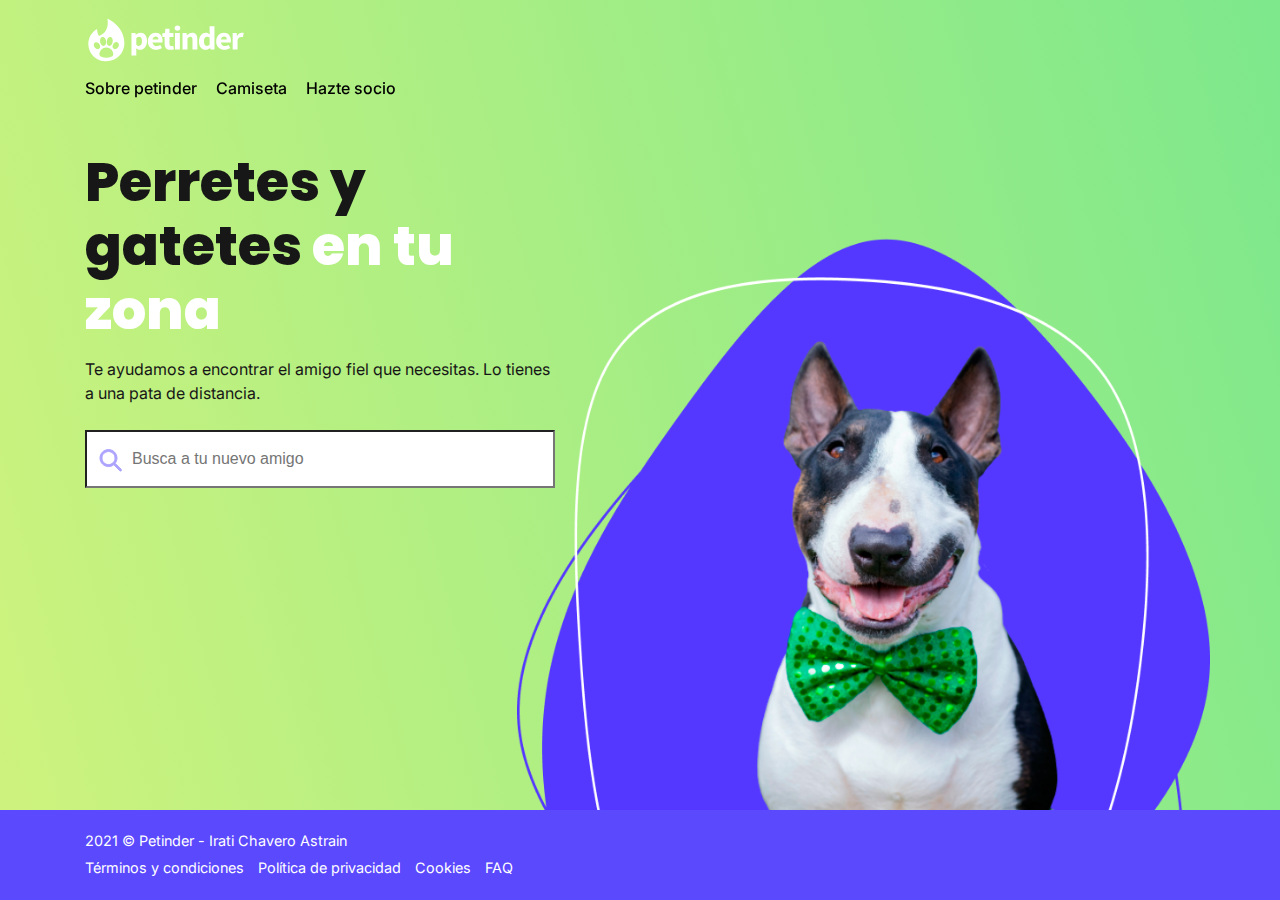
<file: index.html>
<!DOCTYPE html>
<html lang="es">

<head>
    <meta charset="UTF-8">
    <meta name="viewport" content="width=device-width, initial-scale=1.0">
    <meta http-equiv="X-UA-Compatible" content="ie=edge">
    <meta name "description" content="Petinder es una organización que fomenta la adopción de perros y gatos">
    <link rel="stylesheet" href="css/estilos.css">
    <title>Petinder</title>
</head>

<body class="page-home">
    <header>
        <nav class="container">
            <a class="link-logo" href="index.html">
                <img class="logo" src="images/logo_white.svg" alt="Logo Petinder">
            </a>
            <ul class="menu-links">
                <li><a href="about.html">Sobre petinder</a></li>
                <li><a href="tshirt.html">Camiseta</a></li>
                <li><a href="join.html">Hazte socio</a></li>
            </ul>
        </nav>
    </header>

    <main>
        <div class="container">
            <section class="featured">
                <h1 class="tittle">Perretes y gatetes <span>en tu zona</span></h1>
                <p class="featured-text">Te ayudamos a encontrar el amigo fiel que necesitas. Lo tienes a una pata de distancia.</p>

                <form class="search-bar">
                    <input type="search" placeholder="Busca a tu nuevo amigo" class="form-control search-control">
                </form>

            </section>
        </div>
    </main>

    <footer>
        <div class="container">
            <span>2021 © Petinder - Irati Chavero Astrain</span>
            <ul class="legal-links">
                <li><a href="">Términos y condiciones</a></li>
                <li><a href="">Política de privacidad</a></li>
                <li><a href="">Cookies</a></li>
                <li><a href="">FAQ</a></li>
            </ul>
        </div>
    </footer>

</body>

</html>
</file>
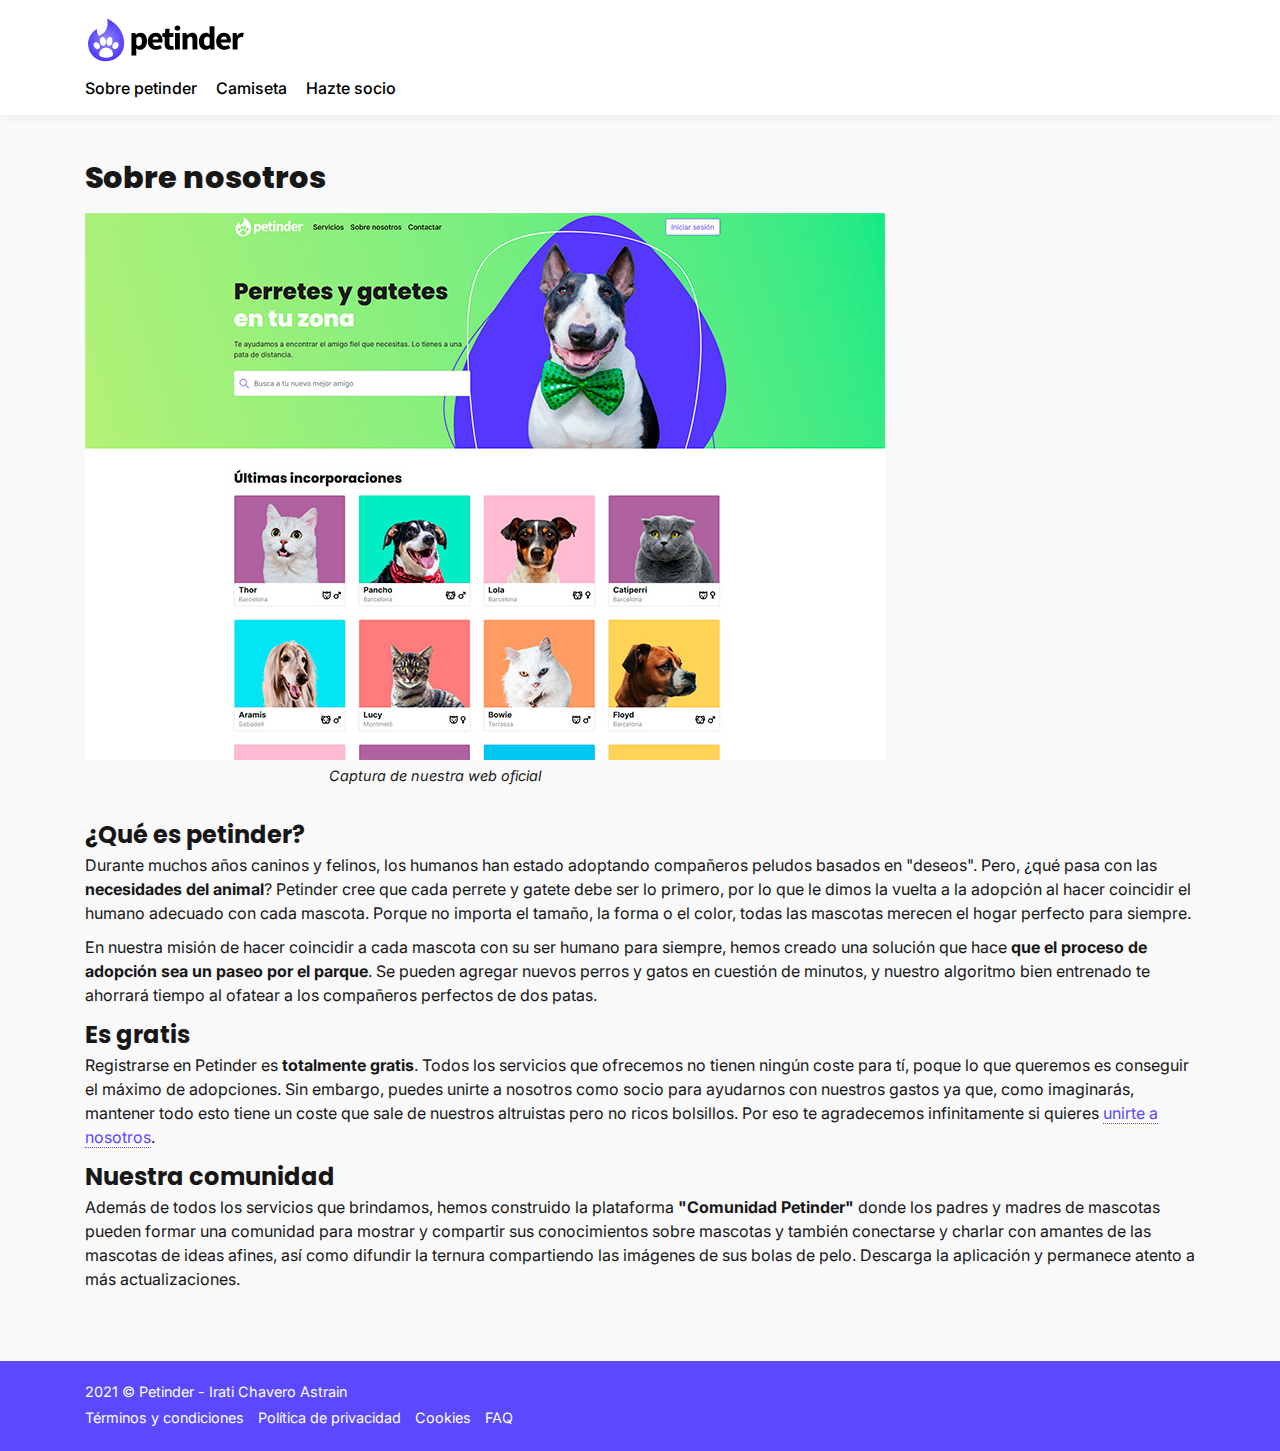
<file: about.html>
<!DOCTYPE html>
<html lang="es">

<head>
    <meta charset="UTF-8">
    <meta name="viewport" content="width=device-width, initial-scale=1.0">
    <meta http-equiv="X-UA-Compatible" content="ie=edge">
    <meta name "description" content="Petinder es una organización que fomenta la adopción de perros y gatos">
    <link rel="stylesheet" href="css/estilos.css">
    <title>Sobre nosotros</title>
</head>

<body class="page-about">
    <header>
        <nav class="container">
            <a class="link-logo" href="index.html">
                <img class="logo" src="images/logo.svg" alt="Logo Petinder">
            </a>
            <ul class="menu-links">
                <li>
                    <a href="">Sobre petinder</a>
                </li>
                <li>
                    <a href="tshirt.html">Camiseta</a>
                </li>
                <li>
                    <a href="join.html">Hazte socio</a>
                </li>
            </ul>
        </nav>
    </header>

    <main>
        <div class="container">
            <!-- Utilizamos la etiqueta figure para englobar img -->
            <h1 class="tittle">Sobre nosotros</h1>
            <figure>
                <img src="images/captura.jpg" alt="Captura Petinder" class="imag-fluid">
                <figcaption>Captura de nuestra web oficial</figcaption>
            </figure>

            <h2>¿Qué es petinder?</h2>
            <p>Durante muchos años caninos y felinos, los humanos han estado adoptando compañeros peludos basados en "deseos".
                Pero, ¿qué pasa con las
                <strong>necesidades del animal</strong>? Petinder cree que cada perrete y gatete debe ser lo primero, por lo que
                le dimos la vuelta a la adopción al hacer coincidir el humano adecuado con cada mascota. Porque no importa
                el tamaño, la forma o el color, todas las mascotas merecen el hogar perfecto para siempre.</p>
            <p>En nuestra misión de hacer coincidir a cada mascota con su ser humano para siempre, hemos creado una solución
                que hace
                <strong>que el proceso de adopción sea un paseo por el parque</strong>. Se pueden agregar nuevos perros y gatos en
                cuestión de minutos, y nuestro algoritmo bien entrenado te ahorrará tiempo al ofatear a los compañeros perfectos
                de dos patas.</p>

            <h2>Es gratis</h2>
            <p>Registrarse en Petinder es
                <strong>totalmente gratis</strong>. Todos los servicios que ofrecemos no tienen ningún coste para tí, poque lo que
                queremos es conseguir el máximo de adopciones. Sin embargo, puedes unirte a nosotros como socio para ayudarnos
                con nuestros gastos ya que, como imaginarás, mantener todo esto tiene un coste que sale de nuestros altruistas
                pero no ricos bolsillos. Por eso te agradecemos infinitamente si quieres
                <a href="join.html">unirte a nosotros</a>.
            </p>

            <h2>Nuestra comunidad</h2>
            <p>Además de todos los servicios que brindamos, hemos construido la plataforma
                <strong>"Comunidad Petinder"</strong> donde los padres y madres de mascotas pueden formar una comunidad para mostrar
                y compartir sus conocimientos sobre mascotas y también conectarse y charlar con amantes de las mascotas de
                ideas afines, así como difundir la ternura compartiendo las imágenes de sus bolas de pelo. Descarga la aplicación
                y permanece atento a más actualizaciones.
            </p>

        </div>
    </main>

    <footer>
        <div class="container">
            <span>2021 © Petinder - Irati Chavero Astrain</span>
            <ul class="legal-links">
                <li>
                    <a href="">Términos y condiciones</a>
                </li>
                <li>
                    <a href="">Política de privacidad</a>
                </li>
                <li>
                    <a href="">Cookies</a>
                </li>
                <li>
                    <a href="">FAQ</a>
                </li>
            </ul>
        </div>
    </footer>

</body>

</html>
</file>
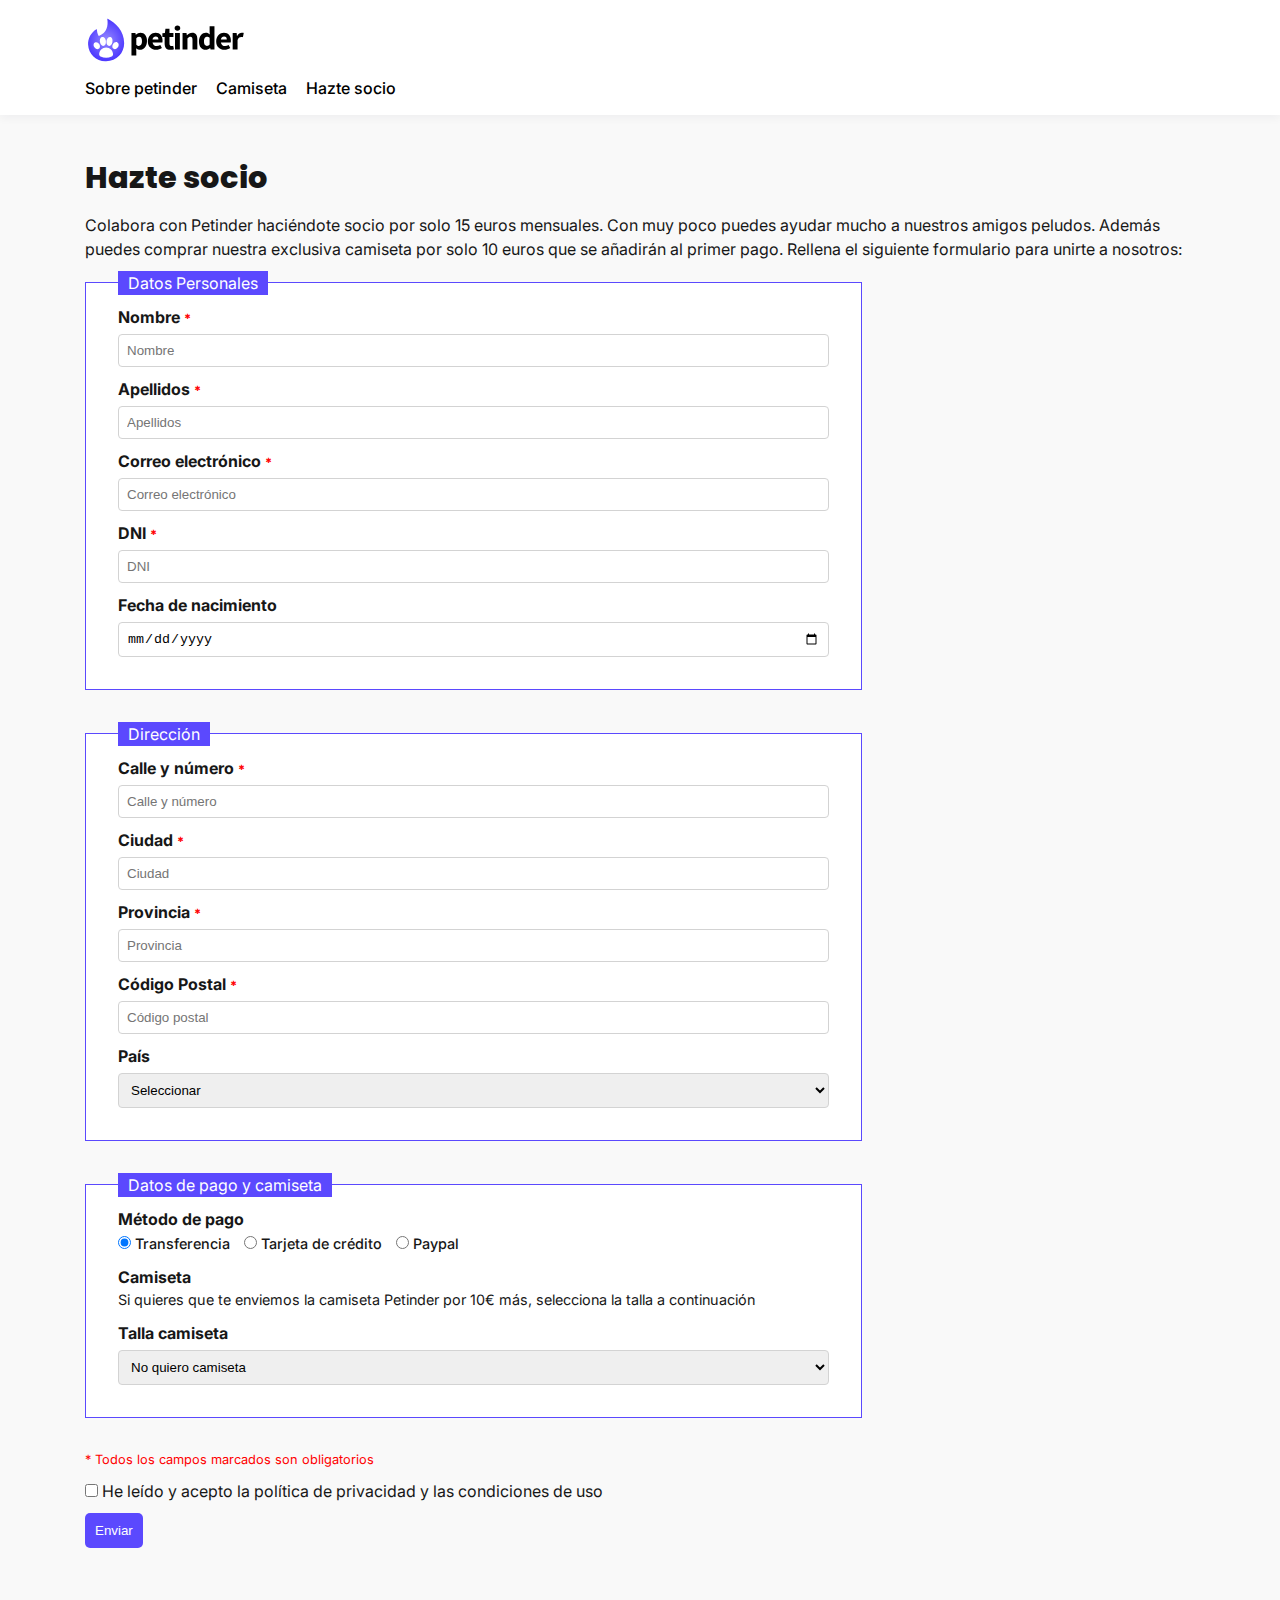
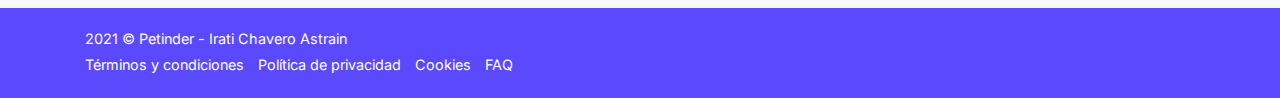
<file: join.html>
<!DOCTYPE html>
<html lang="es">

<head>
    <meta charset="UTF-8">
    <meta name="viewport" content="width=device-width, initial-scale=1.0">
    <meta http-equiv="X-UA-Compatible" content="ie=edge">
    <meta name "description" content="Petinder es una organización que fomenta la adopción de perros y gatos">
    <link rel="stylesheet" href="css/estilos.css">
    <title>Hazte socio</title>
</head>

<body class="page-join">
    <header>
        <nav class="container">
            <a class="link-logo" href="index.html">
                <img class="logo" src="images/logo.svg" alt="Logo Petinder">
            </a>
            <ul class="menu-links">
                <li><a href="about.html">Sobre petinder</a></li>
                <li><a href="tshirt.html">Camiseta</a></li>
                <li><a href="">Hazte socio</a></li>
            </ul>
        </nav>
    </header>

    <main>
        <div class="container">
            <h1 class="tittle">Hazte socio</h2>
            <p>Colabora con Petinder haciéndote socio por solo 15 euros mensuales. Con muy poco puedes ayudar mucho a nuestros amigos peludos. Además puedes comprar nuestra exclusiva camiseta por solo 10 euros que se añadirán al primer pago. Rellena el siguiente formulario para unirte a nosotros:</p>
        
            <form>
                <fieldset>
                    <legend class="cabecera">Datos Personales</legend>
                        <label>Nombre <span>*</span></label>
                        <input type="text" placeholder="Nombre" required>
                        <label>Apellidos <span>*</span></label>
                        <input type="text" placeholder="Apellidos" required>
                        <label>Correo electrónico <span>*</span></label>
                        <input type="email" placeholder="Correo electrónico" required>
                        <label>DNI <span>*</span></label>
                        <input type="text" placeholder="DNI" required>
                        <label>Fecha de nacimiento</label>
                        <input type="date">
                </fieldset>
                <fieldset>
                    <legend>Dirección</legend>
                        <label>Calle y número <span>*</span></label>
                        <input type="text" placeholder="Calle y número" required>
                        <label>Ciudad <span>*</span></label>
                        <input type="text" placeholder="Ciudad" required>
                        <label>Provincia <span>*</span></label>
                        <input type="text" placeholder="Provincia" required>
                        <label>Código Postal <span>*</span></label>
                        <input type="text" placeholder="Código postal" required>
                        <label>País</label>
                        <select>
                            <option selected value"">Seleccionar</option>
                            <option value"andorra">Andorra</option>
                            <option value"españa">España</option>
                            <option value"francia">Francia</option>
                            <option value"otro">Otro</option>
                        </select>
                </fieldset>
                <fieldset>
                    <legend>Datos de pago y camiseta</legend>
                        <label>Método de pago</label>
                        <input type="radio" name="pago" value="Transferencia" checked>
                        <label for="Transferencia" class="radio">Transferencia</label>
                        <input type="radio" name="pago" value="Tarjeta de crédito">
                        <label for="Tarjeta de crédito" class="radio">Tarjeta de crédito</label>
                        <input type="radio" name="pago" value="Paypal">
                        <label for="Paypal" class="radio">Paypal</label>
                        <label class="pagoCami">Camiseta</label>
                        <p class="camiseta">Si quieres que te enviemos la camiseta Petinder por 10€ más, selecciona la talla a continuación</p>
                        <label>Talla camiseta</label>
                        <select>
                            <option selected>No quiero camiseta</option>
                            <optgroup label="Mujeres">
                                <option>S</option>
                                <option>M</option>
                                <option>L</option>
                                <option>XL</option>
                            <optgroup label="Hombres">
                                <option>S</option>
                                <option>M</option>
                                <option>L</option>
                                <option>XL</option>
                                <option>XXL</option>
                                <option>XXXL</option>
                        </select>
                </fieldset>
                <p class="obligatorio">* Todos los campos marcados son obligatorios</p>
                <p>
                    <input type="checkbox" required>
                    He leído y acepto la política de privacidad y las condiciones de uso
                </p>
                <button type="submit">Enviar</button>
            </form>

        </div>
    </main>

    <footer>
        <div class="container">
            <span>2021 © Petinder - Irati Chavero Astrain</span>
            <ul class="legal-links">
                <li><a href="">Términos y condiciones</a></li>
                <li><a href="">Política de privacidad</a></li>
                <li><a href="">Cookies</a></li>
                <li><a href="">FAQ</a></li>
            </ul>
        </div>
    </footer>

</body>

</html>
</file>
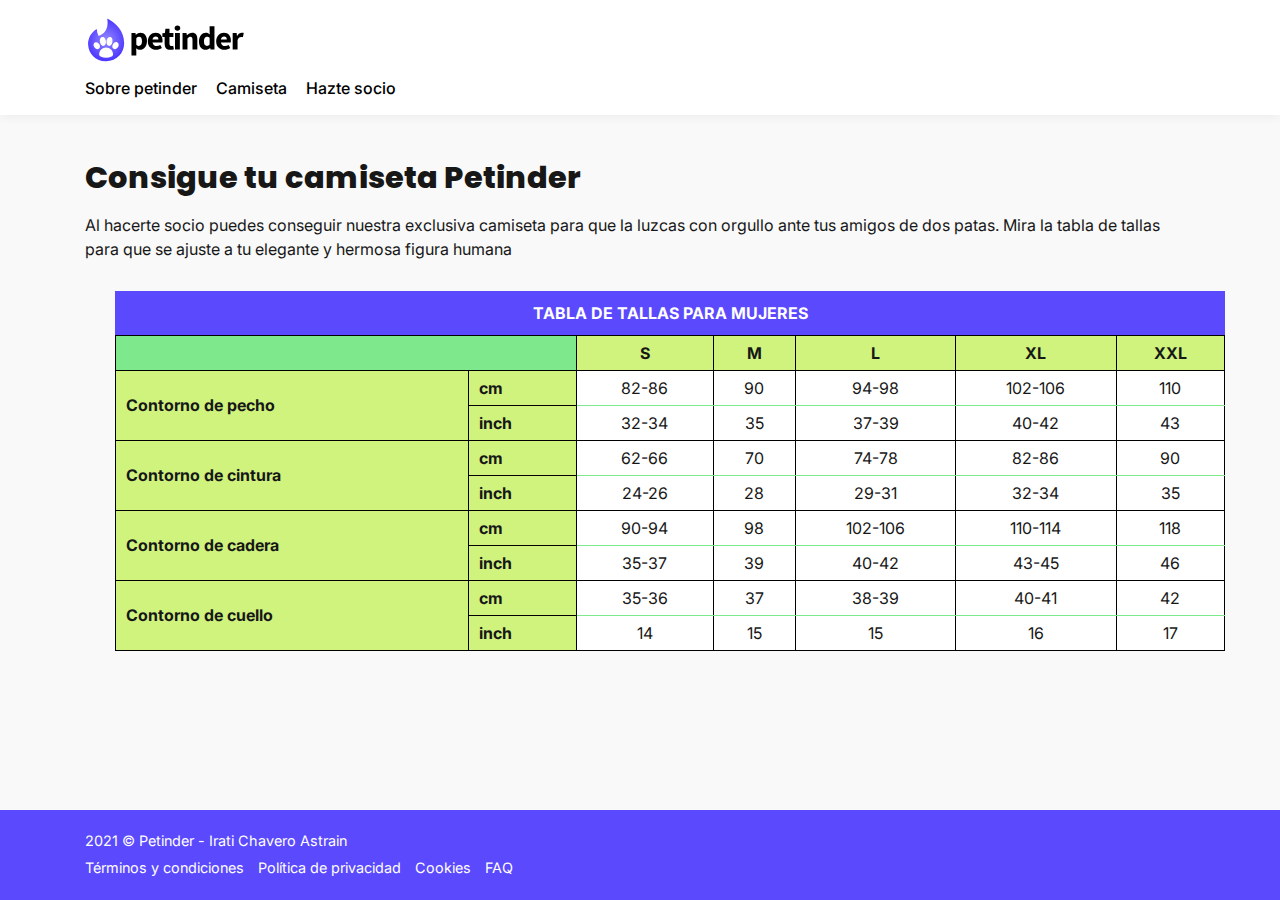
<file: tshirt.html>
<!DOCTYPE html>
<html lang="es">

<head>
    <meta charset="UTF-8">
    <meta name="viewport" content="width=device-width, initial-scale=1.0">
    <meta http-equiv="X-UA-Compatible" content="ie=edge">
    <meta name "description" content="Petinder es una organización que fomenta la adopción de perros y gatos">
    <link rel="stylesheet" href="css/estilos.css">
    <title>Camisetas</title>
</head>

<body class="page-tshirt">
    <header>
        <nav class="container">
            <a class="link-logo" href="index.html">
                <img class="logo" src="images/logo.svg" alt="Logo Petinder">
            </a>
            <ul class="menu-links">
                <li>
                    <a href="about.html">Sobre petinder</a>
                </li>
                <li>
                    <a href="">Camiseta</a>
                </li>
                <li>
                    <a href="join.html">Hazte socio</a>
                </li>
            </ul>
        </nav>
    </header>

    <main>
        <div class="container">
            <h1 class="tittle">Consigue tu camiseta Petinder</h2>
            <p>Al hacerte socio puedes conseguir nuestra exclusiva camiseta para que la luzcas con orgullo ante tus amigos de
                dos patas. Mira la tabla de tallas para que se ajuste a tu elegante y hermosa figura humana</p>

            <table class="table">
                <caption>Tabla de tallas para mujeres</caption>
                <thead>
                    <tr>
                        <th colspan="2"></th>
                        <th scope="col">S</th>
                        <th scope="col">M</th>
                        <th scope="col">L</th>
                        <th scope="col">XL</th>
                        <th scope="col">XXL</th>
                    </tr>
                </thead>
                <tbody>
                    <tr>
                        <th rowspan="2" scope"rowspan">Contorno de pecho</th>
                        <th scope="row">cm</th>
                        <td>82-86</td>
                        <td>90</td>
                        <td>94-98</td>
                        <td>102-106</td>
                        <td>110</td>
                    </tr>
                    <tr>
                        <th scope"row">inch</th>
                        <td>32-34</td>
                        <td>35</td>
                        <td>37-39</td>
                        <td>40-42</td>
                        <td>43</td>
                    </tr>
                    <tr>
                        <th rowspan="2" scope"rowspan">Contorno de cintura</th>
                        <th scope="row">cm</th>
                        <td>62-66</td>
                        <td>70</td>
                        <td>74-78</td>
                        <td>82-86</td>
                        <td>90</td>
                    </tr>
                    <tr>
                        <th scope"row">inch</th>
                        <td>24-26</td>
                        <td>28</td>
                        <td>29-31</td>
                        <td>32-34</td>
                        <td>35</td>
                    </tr>
                    <tr>
                        <th rowspan="2" scope"rowspan">Contorno de cadera</th>
                        <th scope="row">cm</th>
                        <td>90-94</td>
                        <td>98</td>
                        <td>102-106</td>
                        <td>110-114</td>
                        <td>118</td>
                    </tr>
                    <tr>
                        <th scope"row">inch</th>
                        <td>35-37</td>
                        <td>39</td>
                        <td>40-42</td>
                        <td>43-45</td>
                        <td>46</td>
                    </tr>
                    <tr>
                        <th rowspan="2" scope"rowspan">Contorno de cuello</th>
                        <th scope="row">cm</th>
                        <td>35-36</td>
                        <td>37</td>
                        <td>38-39</td>
                        <td>40-41</td>
                        <td>42</td>
                    </tr>
                    <tr>
                        <th scope"row">inch</th>
                        <td>14</td>
                        <td>15</td>
                        <td>15</td>
                        <td>16</td>
                        <td>17</td>
                    </tr>
                </tbody>
            </table>
        </div>
    </main>

    <footer>
        <div class="container">
            <span>2021 © Petinder - Irati Chavero Astrain</span>
            <ul class="legal-links">
                <li>
                    <a href="">Términos y condiciones</a>
                </li>
                <li>
                    <a href="">Política de privacidad</a>
                </li>
                <li>
                    <a href="">Cookies</a>
                </li>
                <li>
                    <a href="">FAQ</a>
                </li>
            </ul>
        </div>
    </footer>

</body>

</html>
</file>
<file: css/estilos.css>
@import url("https://fonts.googleapis.com/css2?family=Inter:wght@400;500;700&display=swap");
@import url("https://fonts.googleapis.com/css2?family=Poppins:wght@800&display=swap");

/* Reglas generales */
/* Definimos las variables de colores */
:root{
    --text-color:rgb(23,23,23);
    --primary-color:rgb(91,73,254);
    --secondary-color:rgb(125,232,140);
    --secondary-light-color:rgb(207,243,125);
}


/* Reset margins y paddings */
*,
*::before,
*::after{
    margin:0;
    padding:0;
    box-sizing: border-box;
}

body{
    margin:0;
    font-family: "Inter", sans-serif;
    font-size: 1rem;
    font-weight: 400;
    line-height: 1.5;
    color: var(--text-color);
    background-color: #f9f9f9;
}

a{
    color: var(--primary-color);
    text-decoration: none;
    background-color: transparent;
}

a:hover{
    color: var(--secondary-color);
}

p{
    margin-bottom: 10px;
}

ul,li{
    list-style: none;
    padding: 0;
    margin: 0;
}

h1,h2,.tittle{
    font-family: Poppins, sans-serif;
}

.tittle{
    font-weight: 800;
    font-size: 1.9rem;
    margin-bottom: 0.75rem;
}

.img-fluid{
    max-width: 100%;
}

/* Las reglas que van a continuación consiguen que los elementos dentro del elemento container se adapte a los diferentes dispositivos.
La clase .container define un contenedor que ocupa el 100% de la pantalla del dispositivo, con un relleno a la izquierda y por la derecha
de 15 píxeles, y márgenes por la izquierda y por la derecha automáticos.
Además, utilizaremos medias queries. Con las medias queries indicamos la máxima anchura del container cuando los dispositivos 
tengan la anchura mínima indicada por el punto de ruptura, breakpoint */

.container{
    margin-right: auto;
    margin-left: auto;
    padding-right: 15px;
    padding-left: 15px;
}

@media(min-width:992px){
    .container{
        max-width: 960px;
    }
}


@media(min-width:1200px){
    .container{
        max-width: 1140px;
    } 
}

@media(min-width:1400px){
    .container{
        max-width: 1300px;
    }
}

/* Bloques generales de la plantilla */

header{
    min-height: 115px;
    background: white;
    box-shadow: 0 4px 8px 0 rgba(13,10,44,0.04);
}

header .link-logo{
    display: inline-block;
    padding-top: 15px;
    padding-bottom: 5px;
}


header .logo{
    height: 50px;
    width: auto;
    margin-right: 5px;
}


header .menu-links li{
    margin-right: 15px;
    font-weight: 500;
    display: inline-block;
}

header .menu-links a{
    color: black;
}
/*revisar*/
header .menu-links li.active a{
    font-weight: 700;
}

main{
    padding-top: 40px;
    padding-bottom: 60px;
}

main a{
    border-bottom: 1px dotted var(--primary-color);
}

main a:hover{
    border-color: var(--secondary-color);
}

footer{
    background: var(--primary-color);
    color: white;
    padding: 20px 0;
    margin-top: auto;
    font-size: 0.9rem;
    height: 90px;
}

footer a{
    color: white;
}

footer .legal-links {
    margin-top: 5px;
}


footer .legal-links li{
    display: inline-block;
    margin-right: 10px;
}

/* Página home */

.page-home header{
    background: transparent;
    box-shadow: none;
    position: fixed;
    width: 100%;
}

.page-home{
    background: linear-gradient(75deg, var(--secondary-light-color) 0%, var(--secondary-color));
}

.page-home main{
    padding: 0;
}

.page-home .tittle{
    font-size: 3.4rem;
    margin-bottom: 15px;
    line-height: 4rem;
}

.page-home .tittle span{
    color: white;
}

.page-home .featured{
    max-width: 470px;
}

.page-home main .container{
    min-height: calc(100vh - 90px);
    background: url(../images/hero_image_bg.png) 100% 100% no-repeat;
    background-size: 700px auto;
    padding-top: 150px;
    padding-bottom: 120px;
}

.page-home main .featured .featured-text{
    margin-bottom: 25px;
}

.search-bar .search-control{
    padding-left: 45px;
    height: 58px;
    background: #fff url(../images/icon_search.svg) 5px 50% no-repeat;
}

.form-control{
    display: block;
    width: 100%;
    font-size: 1rem;
}

/* Página sobre Petinder */ 

.page-about .img-fluid{
    padding: 10px;
    background: white;
    border: 1px solid var(--secondary-light-color);
}

.page-about figure{
    font-size: 0.9rem;
    text-align: center;
    margin-bottom: 30px;
    max-width: 700px;
    font-style: italic;
}

/* Página camisetas tabla */ 

.page-tshirt main{
    min-height: calc(100vh - 205px);
}

.table{
    width: 100%;
    margin: 30px;
    border-collapse: collapse;
}

.table, .table th, .table td{
    border: 1px solid black;
}

.table th{
    background: var(--secondary-light-color);
    padding: 5px 10px;
}

.table thead{
    text-align: center;
}

.table tbody th{
    text-align: left;
}

.table thead th:first-child{
    background-color: var(--secondary-color);
}

.table td{
    background: white;
    padding: 5px 10px;
    text-align: center;
}

.table tr:nth-child(odd) td{
    border-bottom: 1px solid var(--secondary-color);
}

table caption{
    background: var(--primary-color);
    color: white;
    padding: 10px;
    text-transform: uppercase;
    font-weight: 700;
}

/* Página hazte socio */ 

.page-join fieldset{
    background-color: white;
    border: 1px solid var(--primary-color);
    padding: 2rem;
    padding-top: 0;
    margin-bottom: 2rem;
    width: 70%;
}

.page-join legend {
    background: var(--primary-color);
    color: white;
    padding: 0 10px;
}

.page-join label{
    display: block;
    margin-top: 10px;
    font-weight: 700;
}

.page-join label span, .obligatorio{
    color: red;
    font-size: 0.8rem;
}

.page-join input[type="text"], input[type="email"], input[type="date"], select {
    width: 100%;
    padding: 8px;
    margin-top: 5px;
    border: 1px solid lightgray;
    border-radius: 4px;
    box-sizing: border-box;
}

.page-join input[type="radio"]{
    font-size: 0.9rem;
}

.radio{
    display: inline !important;
    font-weight: 500 !important;
    font-size: 0.9rem;
    margin-right: 10px;
}

.camiseta{
    font-size: 0.9rem;
}

.page-join button {
    background-color: var(--primary-color);
    color: white;
    border: none;
    padding: 10px 10px;
    border-radius: 5px;
    cursor: pointer;
}

.page-join button:hover{
    background-color: white;
    color: var(--primary-color);
    border: 1px solid var(--primary-color);
}
</file>
